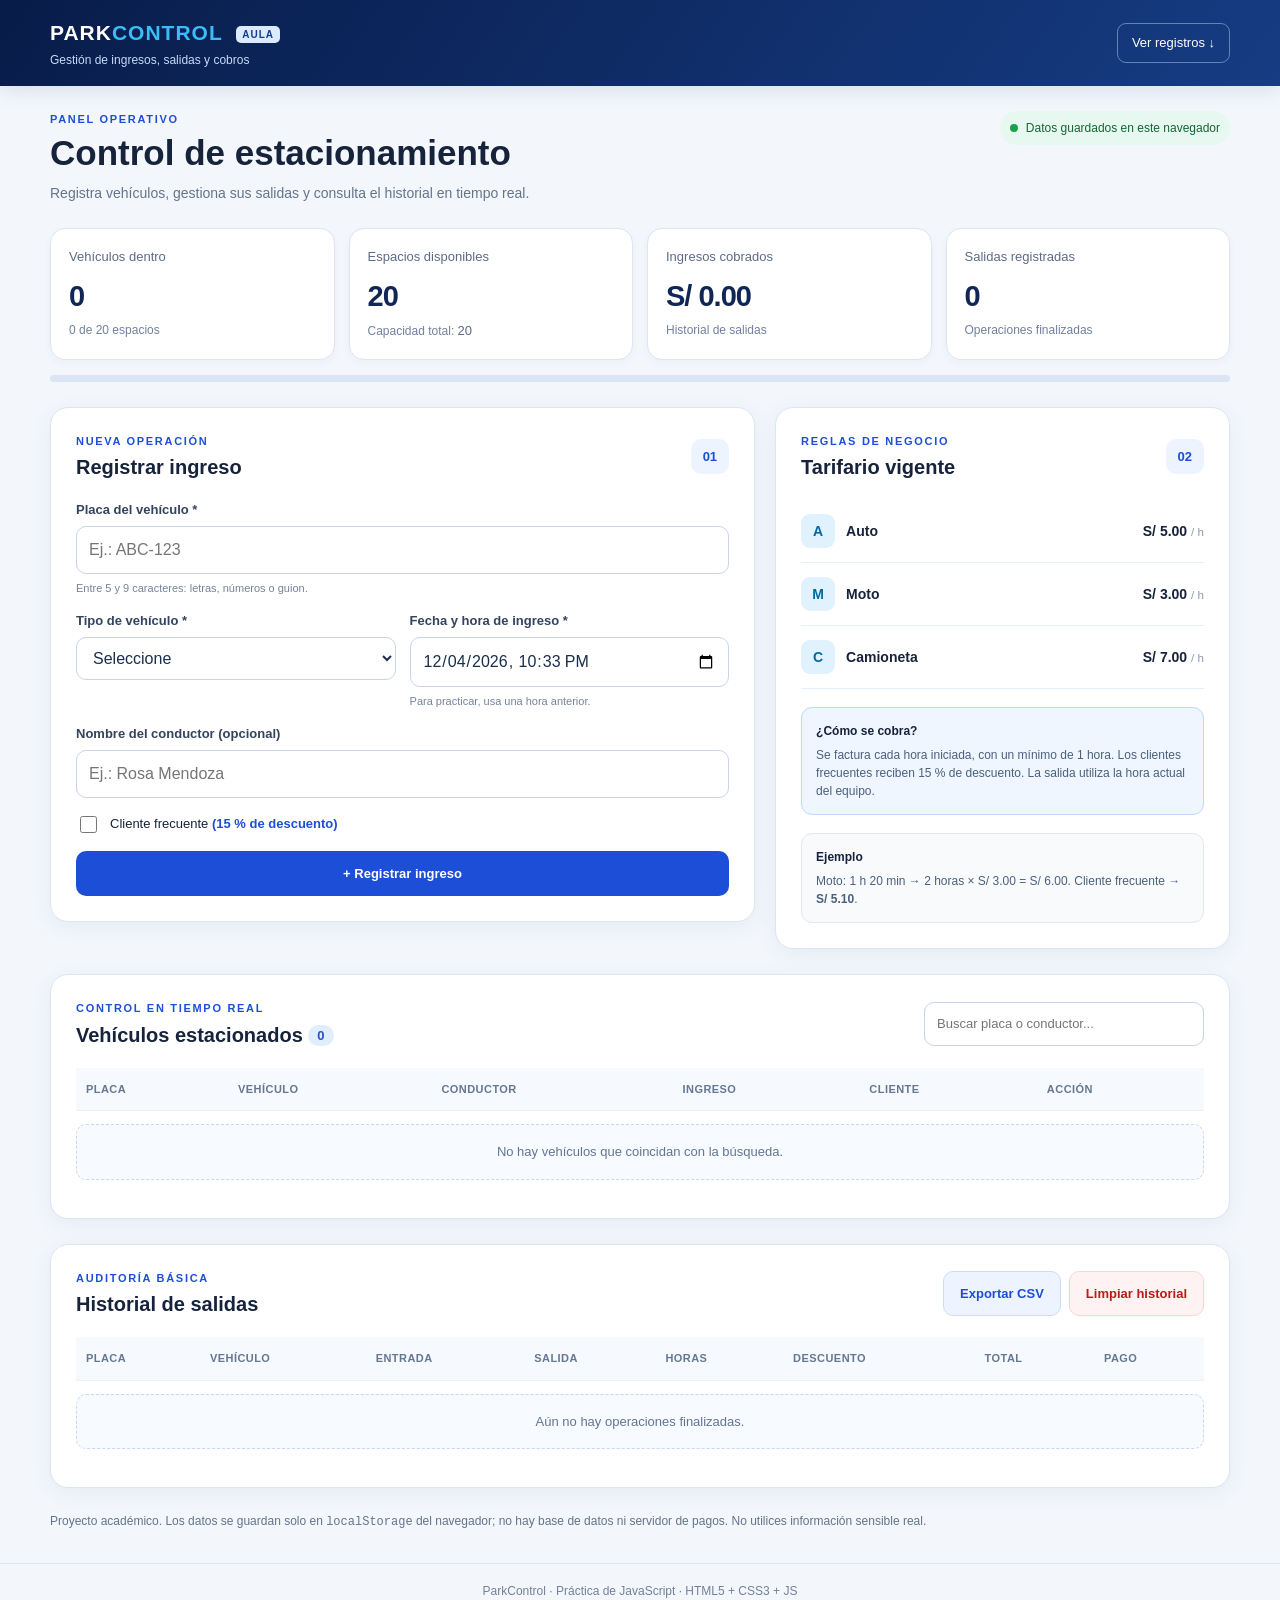
<file: Estacionamiento_Pro_Frontend/index.html>
<!DOCTYPE html>
<html lang="es">
<head>
  <meta charset="UTF-8">
  <meta name="viewport" content="width=device-width, initial-scale=1.0">
  <meta name="description" content="Sistema académico de control de estacionamiento desarrollado con HTML, CSS y JavaScript.">
  <title>ParkControl | Sistema de estacionamiento</title>
  <link rel="stylesheet" href="estilos.css">
  <script src="js/app.js" defer></script>
</head>
<body>
  <!-- PUNTO 1: ENCABEZADO Y NAVEGACIÓN -->
  <header class="cabecera">
    <div class="contenedor cabecera__contenido">
      <div>
        <p class="marca">PARK<span>CONTROL</span> <span class="marca__tag">AULA</span></p>
        <p class="cabecera__subtitulo">Gestión de ingresos, salidas y cobros</p>
      </div>
      <a class="enlace-cabecera" href="#registros">Ver registros <span aria-hidden="true">↓</span></a>
    </div>
  </header>

  <main class="contenedor">
    <!-- PUNTO 2: PANEL DE INDICADORES, CALCULADOS CON JS -->
    <section aria-labelledby="titulo-panel" class="seccion panel">
      <div class="seccion__encabezado">
        <div>
          <p class="eyebrow">PANEL OPERATIVO</p>
          <h1 id="titulo-panel">Control de estacionamiento</h1>
          <p class="texto-secundario">Registra vehículos, gestiona sus salidas y consulta el historial en tiempo real.</p>
        </div>
        <span class="estado"><span class="estado__punto"></span> Datos guardados en este navegador</span>
      </div>
      <div class="indicadores" aria-live="polite">
        <article class="indicador"><span>Vehículos dentro</span><strong id="kpiOcupados">0</strong><small id="ocupacionTexto">0 de 20 espacios</small></article>
        <article class="indicador"><span>Espacios disponibles</span><strong id="kpiLibres">20</strong><small>Capacidad total: <span id="kpiCapacidad">20</span></small></article>
        <article class="indicador"><span>Ingresos cobrados</span><strong id="kpiRecaudacion">S/ 0.00</strong><small>Historial de salidas</small></article>
        <article class="indicador"><span>Salidas registradas</span><strong id="kpiSalidas">0</strong><small>Operaciones finalizadas</small></article>
      </div>
      <div class="barra-ocupacion" role="progressbar" aria-label="Ocupación del estacionamiento" aria-valuemin="0" aria-valuemax="20" aria-valuenow="0" id="barraProgreso" ><div id="barraProgresoRelleno"></div></div>
    </section>

    <div class="columnas">
      <!-- PUNTO 3: FORMULARIO DE REGISTRO Y VALIDACIONES -->
      <section class="seccion tarjeta registro" aria-labelledby="titulo-registro">
        <div class="tarjeta__encabezado"><div><p class="eyebrow">NUEVA OPERACIÓN</p><h2 id="titulo-registro">Registrar ingreso</h2></div><span class="etiqueta">01</span></div>
        <form id="formIngreso" novalidate>
          <div class="campo">
            <label for="placa">Placa del vehículo *</label>
            <input id="placa" name="placa" type="text" maxlength="9" placeholder="Ej.: ABC-123" autocomplete="off" required aria-describedby="ayudaPlaca">
            <small id="ayudaPlaca">Entre 5 y 9 caracteres: letras, números o guion.</small>
          </div>
          <div class="fila-formulario">
            <div class="campo"><label for="tipo">Tipo de vehículo *</label><select id="tipo" name="tipo" required><option value="">Seleccione</option><option value="auto">Auto</option><option value="moto">Moto</option><option value="camioneta">Camioneta</option></select></div>
            <div class="campo"><label for="fechaIngreso">Fecha y hora de ingreso *</label><input id="fechaIngreso" name="fechaIngreso" type="datetime-local" required><small>Para practicar, usa una hora anterior.</small></div>
          </div>
          <div class="campo"><label for="conductor">Nombre del conductor (opcional)</label><input id="conductor" name="conductor" type="text" maxlength="60" placeholder="Ej.: Rosa Mendoza" autocomplete="name"></div>
          <label class="checkbox"><input id="frecuente" name="frecuente" type="checkbox"><span>Cliente frecuente <strong>(15 % de descuento)</strong></span></label>
          <div id="mensajeFormulario" class="mensaje" role="status" aria-live="polite" hidden></div>
          <button class="boton boton--primario" type="submit">+ Registrar ingreso</button>
        </form>
      </section>

      <!-- PUNTO 4: TARIFARIO Y REGLAS DEL NEGOCIO -->
      <aside class="seccion tarjeta tarifas" aria-labelledby="titulo-tarifas">
        <div class="tarjeta__encabezado"><div><p class="eyebrow">REGLAS DE NEGOCIO</p><h2 id="titulo-tarifas">Tarifario vigente</h2></div><span class="etiqueta">02</span></div>
        <div class="tarifa"><div><span class="tarifa__icono">A</span><strong>Auto</strong></div><strong>S/ 5.00 <small>/ h</small></strong></div>
        <div class="tarifa"><div><span class="tarifa__icono">M</span><strong>Moto</strong></div><strong>S/ 3.00 <small>/ h</small></strong></div>
        <div class="tarifa"><div><span class="tarifa__icono">C</span><strong>Camioneta</strong></div><strong>S/ 7.00 <small>/ h</small></strong></div>
        <div class="nota"><strong>¿Cómo se cobra?</strong><p>Se factura cada hora iniciada, con un mínimo de 1 hora. Los clientes frecuentes reciben 15 % de descuento. La salida utiliza la hora actual del equipo.</p></div>
        <div class="nota nota--clara"><strong>Ejemplo</strong><p>Moto: 1 h 20 min → 2 horas × S/ 3.00 = S/ 6.00. Cliente frecuente → <strong>S/ 5.10</strong>.</p></div>
      </aside>
    </div>

    <!-- PUNTO 5: TABLA DE VEHÍCULOS ACTIVOS Y BÚSQUEDA -->
    <section id="registros" class="seccion tarjeta" aria-labelledby="titulo-activos">
      <div class="tarjeta__encabezado tarjeta__encabezado--adaptable"><div><p class="eyebrow">CONTROL EN TIEMPO REAL</p><h2 id="titulo-activos">Vehículos estacionados <span class="contador" id="contadorActivos">0</span></h2></div><div class="busqueda"><label class="sr-only" for="buscarActivos">Buscar placa o conductor</label><input id="buscarActivos" type="search" placeholder="Buscar placa o conductor..."></div></div>
      <div class="tabla-responsive"><table><thead><tr><th>Placa</th><th>Vehículo</th><th>Conductor</th><th>Ingreso</th><th>Cliente</th><th>Acción</th></tr></thead><tbody id="tablaActivos"></tbody></table></div>
      <p class="vacio" id="vacioActivos" hidden>No hay vehículos que coincidan con la búsqueda.</p>
    </section>

    <!-- PUNTO 6: HISTORIAL DE SALIDAS Y EXPORTACIÓN CSV -->
    <section class="seccion tarjeta" aria-labelledby="titulo-historial">
      <div class="tarjeta__encabezado tarjeta__encabezado--adaptable"><div><p class="eyebrow">AUDITORÍA BÁSICA</p><h2 id="titulo-historial">Historial de salidas</h2></div><div class="acciones"><button id="btnExportar" class="boton boton--secundario" type="button">Exportar CSV</button><button id="btnLimpiarHistorial" class="boton boton--peligro" type="button">Limpiar historial</button></div></div>
      <div class="tabla-responsive"><table><thead><tr><th>Placa</th><th>Vehículo</th><th>Entrada</th><th>Salida</th><th>Horas</th><th>Descuento</th><th>Total</th><th>Pago</th></tr></thead><tbody id="tablaHistorial"></tbody></table></div>
      <p class="vacio" id="vacioHistorial" hidden>Aún no hay operaciones finalizadas.</p>
    </section>
    <p class="pie-informativo">Proyecto académico. Los datos se guardan solo en <code>localStorage</code> del navegador; no hay base de datos ni servidor de pagos. No utilices información sensible real.</p>
  </main>

  <!-- PUNTO 7: VENTANA MODAL PARA CONFIRMAR LA SALIDA Y COBRO -->
  <dialog id="modalSalida" class="modal" aria-labelledby="tituloModal">
    <form id="formSalida" method="dialog">
      <div class="modal__cabecera"><div><p class="eyebrow">CIERRE DE OPERACIÓN</p><h2 id="tituloModal">Registrar salida</h2></div><button type="button" id="btnCerrarModal" class="cerrar" aria-label="Cerrar ventana">×</button></div>
      <p id="descripcionModal" class="texto-secundario"></p>
      <dl class="resumen-cobro"><div><dt>Tiempo transcurrido</dt><dd id="cobroDuracion"></dd></div><div><dt>Horas facturables</dt><dd id="cobroHoras"></dd></div><div><dt>Subtotal</dt><dd id="cobroSubtotal"></dd></div><div><dt>Descuento</dt><dd id="cobroDescuento"></dd></div><div class="resumen-cobro__total"><dt>Total a cobrar</dt><dd id="cobroTotal"></dd></div></dl>
      <div class="campo"><label for="metodoPago">Método de pago *</label><select id="metodoPago" required><option value="">Seleccionar</option><option value="efectivo">Efectivo</option><option value="tarjeta">Tarjeta</option><option value="yape">Yape</option><option value="plin">Plin</option></select></div>
      <div class="modal__acciones"><button type="button" class="boton boton--secundario" id="btnCancelarSalida">Cancelar</button><button class="boton boton--primario" type="submit">Confirmar cobro y salida</button></div>
    </form>
  </dialog>
  <footer class="footer"><div class="contenedor">ParkControl · Práctica de JavaScript · HTML5 + CSS3 + JS</div></footer>
</body>
</html>
</file>
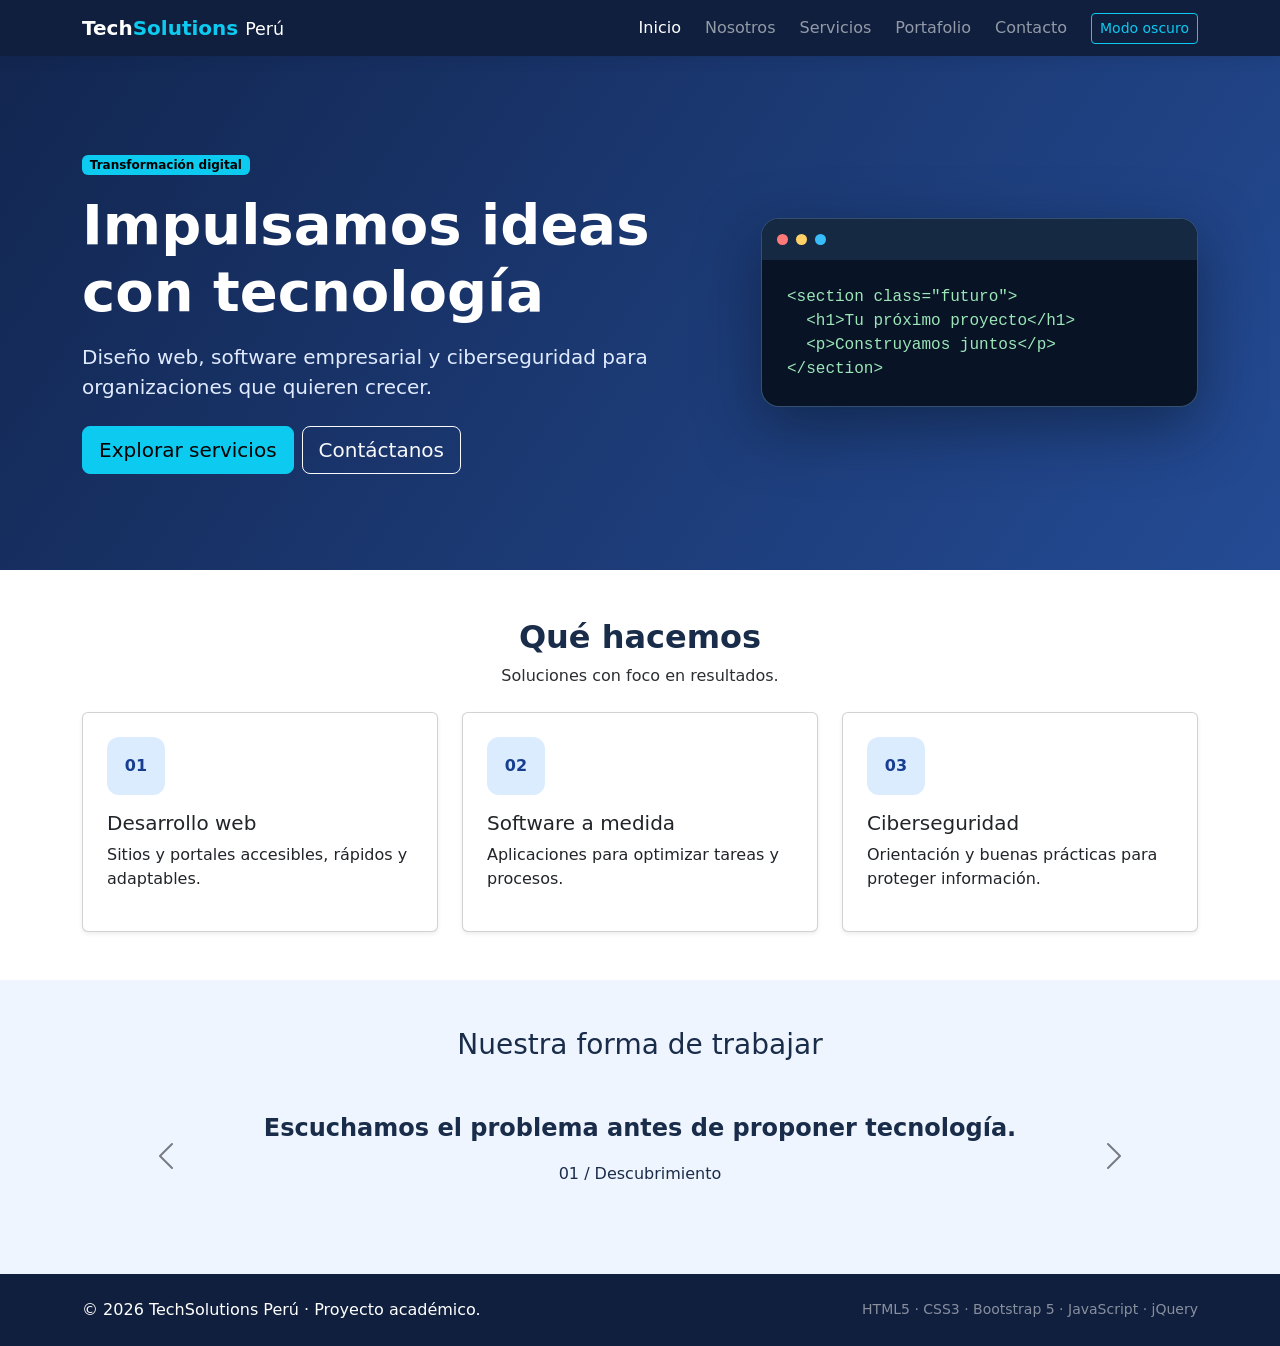
<file: TechSolutions_2_0/index.html>
<!DOCTYPE html>
<html lang="es">
<head>
  <meta charset="UTF-8">
  <meta name="viewport" content="width=device-width, initial-scale=1.0">
  <meta name="description" content="Proyecto educativo de sitio web multipágina modular con Bootstrap y jQuery.">
  <title>Inicio | TechSolutions Perú</title>
  <!-- Bootstrap 5: estilos; requiere Internet para este CDN. -->
  <link href="https://cdn.jsdelivr.net/npm/bootstrap@5.3.3/dist/css/bootstrap.min.css" rel="stylesheet">
  <!-- CSS propio: sobrescribe/personaliza los componentes Bootstrap. -->
  <link rel="stylesheet" href="./css/estilos.css">
  <link rel="stylesheet" href="./css/responsive.css">
</head>
<body class="d-flex flex-column min-vh-100" data-base="./" data-page="inicio">
  <!-- Los componentes se descargan desde /componentes/ con fetch(). -->
  <div id="componente-navbar"></div>
  <main class="flex-grow-1" id="contenido">

    <!-- 1. HERO: clases utilitarias y grid responsive de Bootstrap. -->
    <section class="hero py-5">
      <div class="container py-lg-5">
        <div class="row align-items-center g-5">
          <div class="col-lg-7">
            <span class="badge text-bg-info mb-3">Transformación digital</span>
            <h1 class="display-4 fw-bold">Impulsamos ideas con tecnología</h1>
            <p class="lead mt-3">Diseño web, software empresarial y ciberseguridad para organizaciones que quieren crecer.</p>
            <div class="d-flex flex-wrap gap-2 mt-4">
              <a class="btn btn-info btn-lg" href="paginas/servicios.html">Explorar servicios</a>
              <a class="btn btn-outline-light btn-lg" href="paginas/contacto.html">Contáctanos</a>
            </div>
          </div>
          <div class="col-lg-5">
            <div class="hero-illustration" aria-label="Representación visual de un editor de código">
              <div class="window-dots"><span></span><span></span><span></span></div>
              <pre class="mb-0"><code>&lt;section class="futuro"&gt;
  &lt;h1&gt;Tu próximo proyecto&lt;/h1&gt;
  &lt;p&gt;Construyamos juntos&lt;/p&gt;
&lt;/section&gt;</code></pre>
            </div>
          </div>
        </div>
      </div>
    </section>
    <!-- 2. SERVICIOS: tarjetas y columnas Bootstrap. -->
    <section class="container py-5">
      <div class="text-center mb-4"><h2 class="fw-bold">Qué hacemos</h2><p class="text-secondary-emphasis">Soluciones con foco en resultados.</p></div>
      <div class="row g-4">
        <div class="col-md-4"><article class="card h-100 shadow-sm feature-card"><div class="card-body p-4"><span class="feature-icon">01</span><h3 class="h5 mt-3">Desarrollo web</h3><p>Sitios y portales accesibles, rápidos y adaptables.</p></div></article></div>
        <div class="col-md-4"><article class="card h-100 shadow-sm feature-card"><div class="card-body p-4"><span class="feature-icon">02</span><h3 class="h5 mt-3">Software a medida</h3><p>Aplicaciones para optimizar tareas y procesos.</p></div></article></div>
        <div class="col-md-4"><article class="card h-100 shadow-sm feature-card"><div class="card-body p-4"><span class="feature-icon">03</span><h3 class="h5 mt-3">Ciberseguridad</h3><p>Orientación y buenas prácticas para proteger información.</p></div></article></div>
      </div>
    </section>
    <!-- 3. COMPONENTE BOOTSTRAP: carrusel de mensajes, sin datos reales de clientes. -->
    <section class="section-soft py-5">
      <div class="container"><h2 class="text-center h3 mb-4">Nuestra forma de trabajar</h2>
        <div id="carruselValores" class="carousel slide" data-bs-ride="carousel">
          <div class="carousel-inner text-center p-4">
            <div class="carousel-item active"><p class="fs-4 fw-semibold">Escuchamos el problema antes de proponer tecnología.</p><p>01 / Descubrimiento</p></div>
            <div class="carousel-item"><p class="fs-4 fw-semibold">Diseñamos interfaces claras y fáciles de usar.</p><p>02 / Experiencia</p></div>
            <div class="carousel-item"><p class="fs-4 fw-semibold">Mejoramos con pruebas y retroalimentación.</p><p>03 / Iteración</p></div>
          </div>
          <button class="carousel-control-prev" type="button" data-bs-target="#carruselValores" data-bs-slide="prev"><span class="carousel-control-prev-icon" aria-hidden="true"></span><span class="visually-hidden">Anterior</span></button>
          <button class="carousel-control-next" type="button" data-bs-target="#carruselValores" data-bs-slide="next"><span class="carousel-control-next-icon" aria-hidden="true"></span><span class="visually-hidden">Siguiente</span></button>
        </div>
      </div>
    </section>

  </main>
  <div id="componente-footer"></div>
  <!-- jQuery permite manipular el DOM y escuchar eventos. -->
  <script src="https://code.jquery.com/jquery-3.7.1.min.js"></script>
  <!-- Bootstrap JS (incluye Popper): navbar, carousel y modal. -->
  <script src="https://cdn.jsdelivr.net/npm/bootstrap@5.3.3/dist/js/bootstrap.bundle.min.js"></script>
  <!-- Código compartido: carga navbar/footer mediante fetch(). -->
  <script src="./js/componentes.js"></script>
  
</body>
</html>
</file>
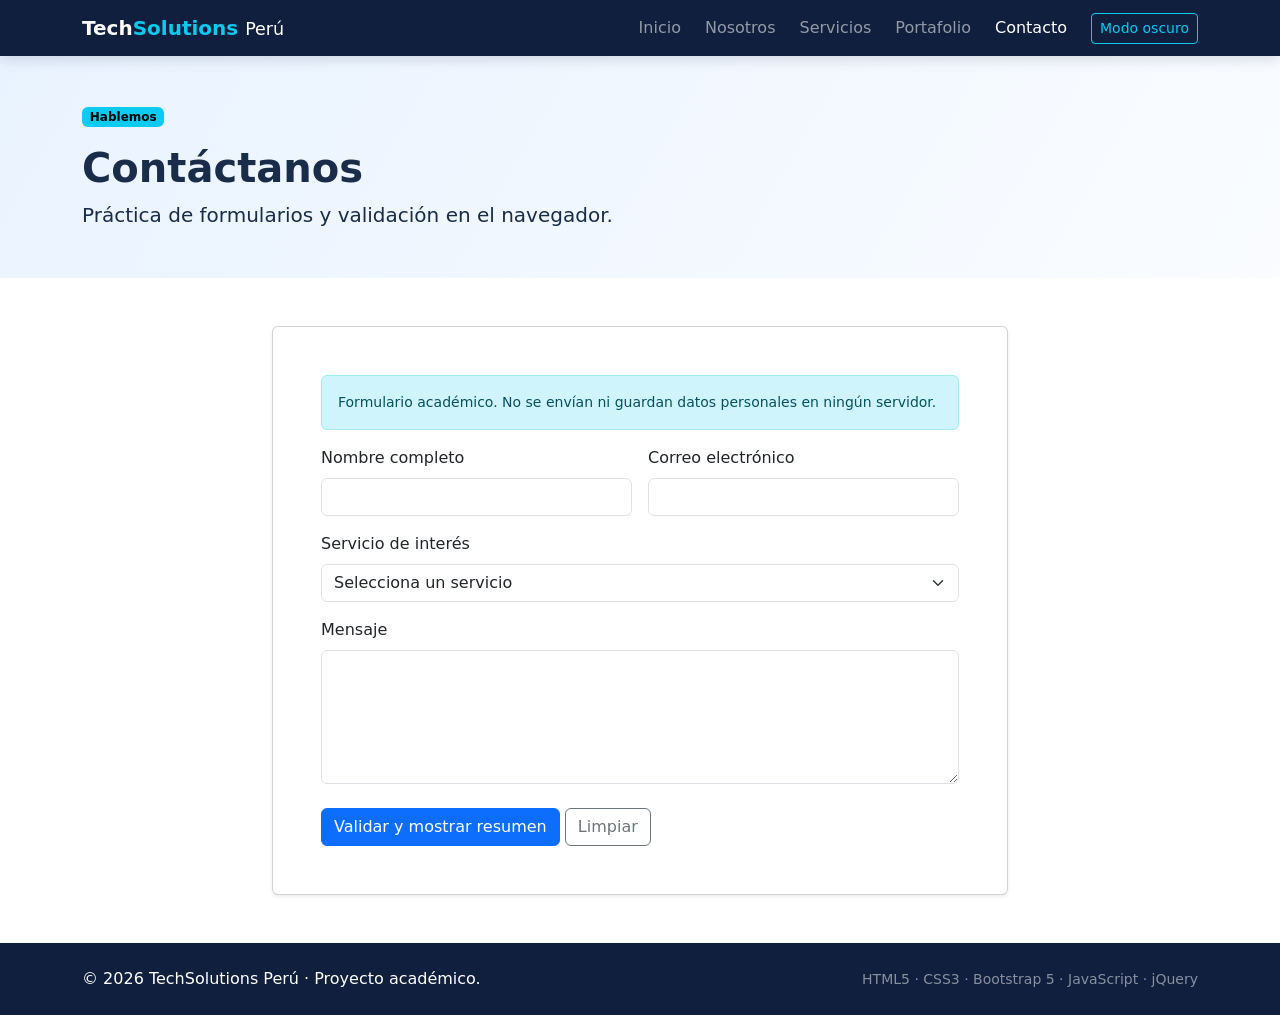
<file: TechSolutions_2_0/paginas/contacto.html>
<!DOCTYPE html>
<html lang="es">
<head>
  <meta charset="UTF-8">
  <meta name="viewport" content="width=device-width, initial-scale=1.0">
  <meta name="description" content="Proyecto educativo de sitio web multipágina modular con Bootstrap y jQuery.">
  <title>Contacto | TechSolutions Perú</title>
  <!-- Bootstrap 5: estilos; requiere Internet para este CDN. -->
  <link href="https://cdn.jsdelivr.net/npm/bootstrap@5.3.3/dist/css/bootstrap.min.css" rel="stylesheet">
  <!-- CSS propio: sobrescribe/personaliza los componentes Bootstrap. -->
  <link rel="stylesheet" href="../css/estilos.css">
  <link rel="stylesheet" href="../css/responsive.css">
</head>
<body class="d-flex flex-column min-vh-100" data-base="../" data-page="contacto">
  <!-- Los componentes se descargan desde /componentes/ con fetch(). -->
  <div id="componente-navbar"></div>
  <main class="flex-grow-1" id="contenido">

    <section class="page-heading py-5"><div class="container"><span class="badge text-bg-info">Hablemos</span><h1 class="fw-bold mt-3">Contáctanos</h1><p class="lead mb-0">Práctica de formularios y validación en el navegador.</p></div></section>
    <section class="container py-5"><div class="row justify-content-center"><div class="col-lg-8">
      <div class="card shadow-sm"><div class="card-body p-4 p-md-5">
        <p class="alert alert-info small" role="note">Formulario académico. No se envían ni guardan datos personales en ningún servidor.</p>
        <form id="formContacto" novalidate>
          <div class="row g-3">
            <div class="col-md-6"><label for="nombre" class="form-label">Nombre completo</label><input class="form-control" id="nombre" name="nombre" type="text" minlength="3" maxlength="80" required><div class="invalid-feedback">Ingresa al menos tres caracteres.</div></div>
            <div class="col-md-6"><label for="correo" class="form-label">Correo electrónico</label><input class="form-control" id="correo" name="correo" type="email" required><div class="invalid-feedback">Ingresa un correo válido.</div></div>
            <div class="col-12"><label for="servicio" class="form-label">Servicio de interés</label><select class="form-select" id="servicio" name="servicio" required><option value="">Selecciona un servicio</option><option value="Desarrollo web">Desarrollo web</option><option value="Consultoría">Consultoría</option><option value="Ciberseguridad">Ciberseguridad</option></select><div class="invalid-feedback">Selecciona una opción.</div></div>
            <div class="col-12"><label for="mensaje" class="form-label">Mensaje</label><textarea class="form-control" id="mensaje" name="mensaje" rows="5" minlength="10" required></textarea><div class="invalid-feedback">Escribe al menos 10 caracteres.</div></div>
          </div>
          <button class="btn btn-primary mt-4" type="submit">Validar y mostrar resumen</button>
          <button class="btn btn-outline-secondary mt-4" type="reset">Limpiar</button>
        </form>
        <div id="resultadoContacto" class="alert alert-success mt-4 d-none" role="status" aria-live="polite"></div>
      </div></div>
    </div></div></section>

  </main>
  <div id="componente-footer"></div>
  <!-- jQuery permite manipular el DOM y escuchar eventos. -->
  <script src="https://code.jquery.com/jquery-3.7.1.min.js"></script>
  <!-- Bootstrap JS (incluye Popper): navbar, carousel y modal. -->
  <script src="https://cdn.jsdelivr.net/npm/bootstrap@5.3.3/dist/js/bootstrap.bundle.min.js"></script>
  <!-- Código compartido: carga navbar/footer mediante fetch(). -->
  <script src="../js/componentes.js"></script>
  <script src="../js/contacto.js"></script>
</body>
</html>
</file>
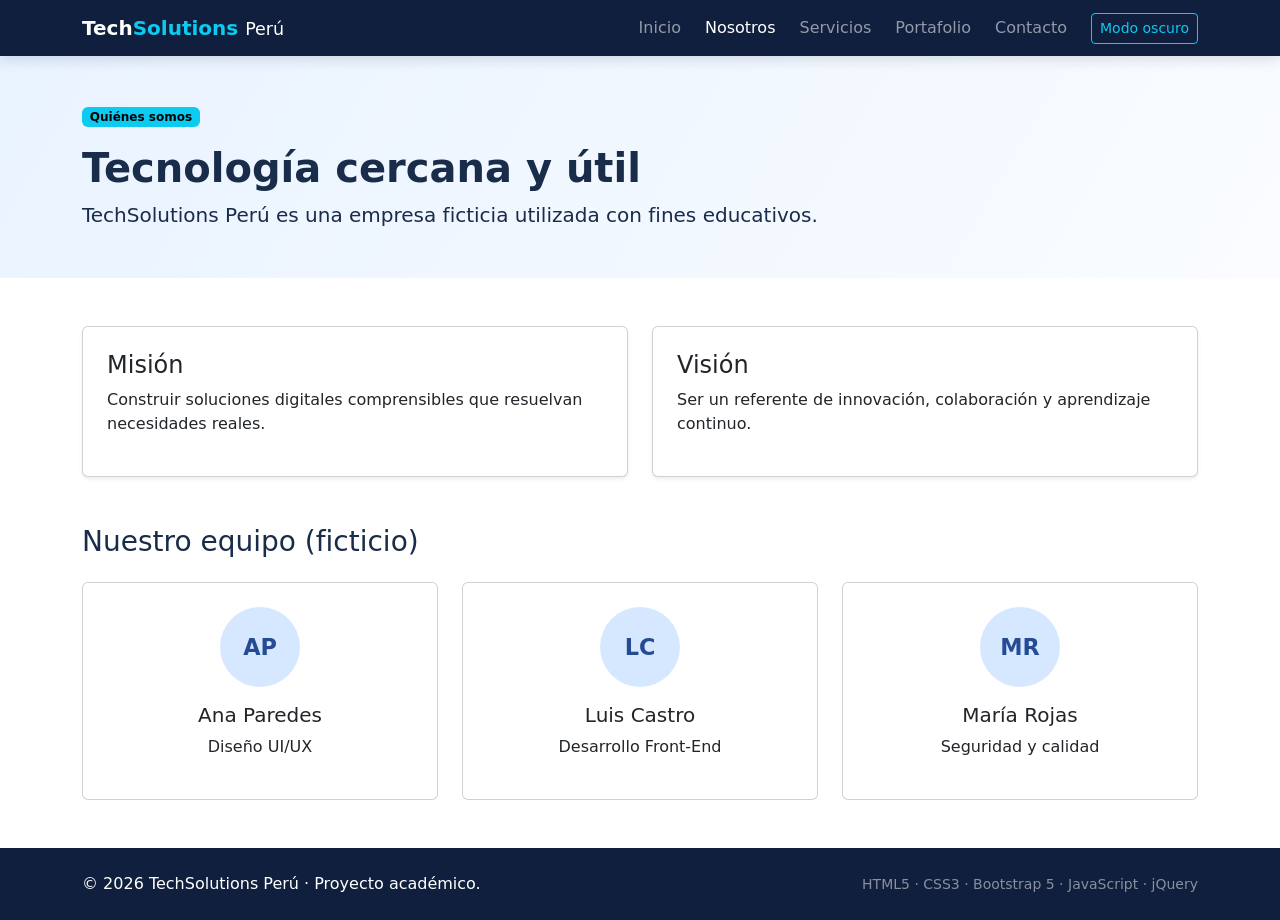
<file: TechSolutions_2_0/paginas/nosotros.html>
<!DOCTYPE html>
<html lang="es">
<head>
  <meta charset="UTF-8">
  <meta name="viewport" content="width=device-width, initial-scale=1.0">
  <meta name="description" content="Proyecto educativo de sitio web multipágina modular con Bootstrap y jQuery.">
  <title>Nosotros | TechSolutions Perú</title>
  <!-- Bootstrap 5: estilos; requiere Internet para este CDN. -->
  <link href="https://cdn.jsdelivr.net/npm/bootstrap@5.3.3/dist/css/bootstrap.min.css" rel="stylesheet">
  <!-- CSS propio: sobrescribe/personaliza los componentes Bootstrap. -->
  <link rel="stylesheet" href="../css/estilos.css">
  <link rel="stylesheet" href="../css/responsive.css">
</head>
<body class="d-flex flex-column min-vh-100" data-base="../" data-page="nosotros">
  <!-- Los componentes se descargan desde /componentes/ con fetch(). -->
  <div id="componente-navbar"></div>
  <main class="flex-grow-1" id="contenido">

    <section class="page-heading py-5"><div class="container"><span class="badge text-bg-info">Quiénes somos</span><h1 class="fw-bold mt-3">Tecnología cercana y útil</h1><p class="lead mb-0">TechSolutions Perú es una empresa ficticia utilizada con fines educativos.</p></div></section>
    <section class="container py-5"><div class="row g-4">
      <div class="col-lg-6"><article class="card h-100 shadow-sm"><div class="card-body p-4"><h2 class="h4">Misión</h2><p>Construir soluciones digitales comprensibles que resuelvan necesidades reales.</p></div></article></div>
      <div class="col-lg-6"><article class="card h-100 shadow-sm"><div class="card-body p-4"><h2 class="h4">Visión</h2><p>Ser un referente de innovación, colaboración y aprendizaje continuo.</p></div></article></div>
    </div></section>
    <section class="container pb-5"><h2 class="h3 mb-4">Nuestro equipo (ficticio)</h2><div class="row g-4">
      <div class="col-md-4"><div class="card text-center h-100"><div class="card-body p-4"><div class="avatar mb-3 mx-auto">AP</div><h3 class="h5">Ana Paredes</h3><p>Diseño UI/UX</p></div></div></div>
      <div class="col-md-4"><div class="card text-center h-100"><div class="card-body p-4"><div class="avatar mb-3 mx-auto">LC</div><h3 class="h5">Luis Castro</h3><p>Desarrollo Front-End</p></div></div></div>
      <div class="col-md-4"><div class="card text-center h-100"><div class="card-body p-4"><div class="avatar mb-3 mx-auto">MR</div><h3 class="h5">María Rojas</h3><p>Seguridad y calidad</p></div></div></div>
    </div></section>

  </main>
  <div id="componente-footer"></div>
  <!-- jQuery permite manipular el DOM y escuchar eventos. -->
  <script src="https://code.jquery.com/jquery-3.7.1.min.js"></script>
  <!-- Bootstrap JS (incluye Popper): navbar, carousel y modal. -->
  <script src="https://cdn.jsdelivr.net/npm/bootstrap@5.3.3/dist/js/bootstrap.bundle.min.js"></script>
  <!-- Código compartido: carga navbar/footer mediante fetch(). -->
  <script src="../js/componentes.js"></script>
  
</body>
</html>
</file>
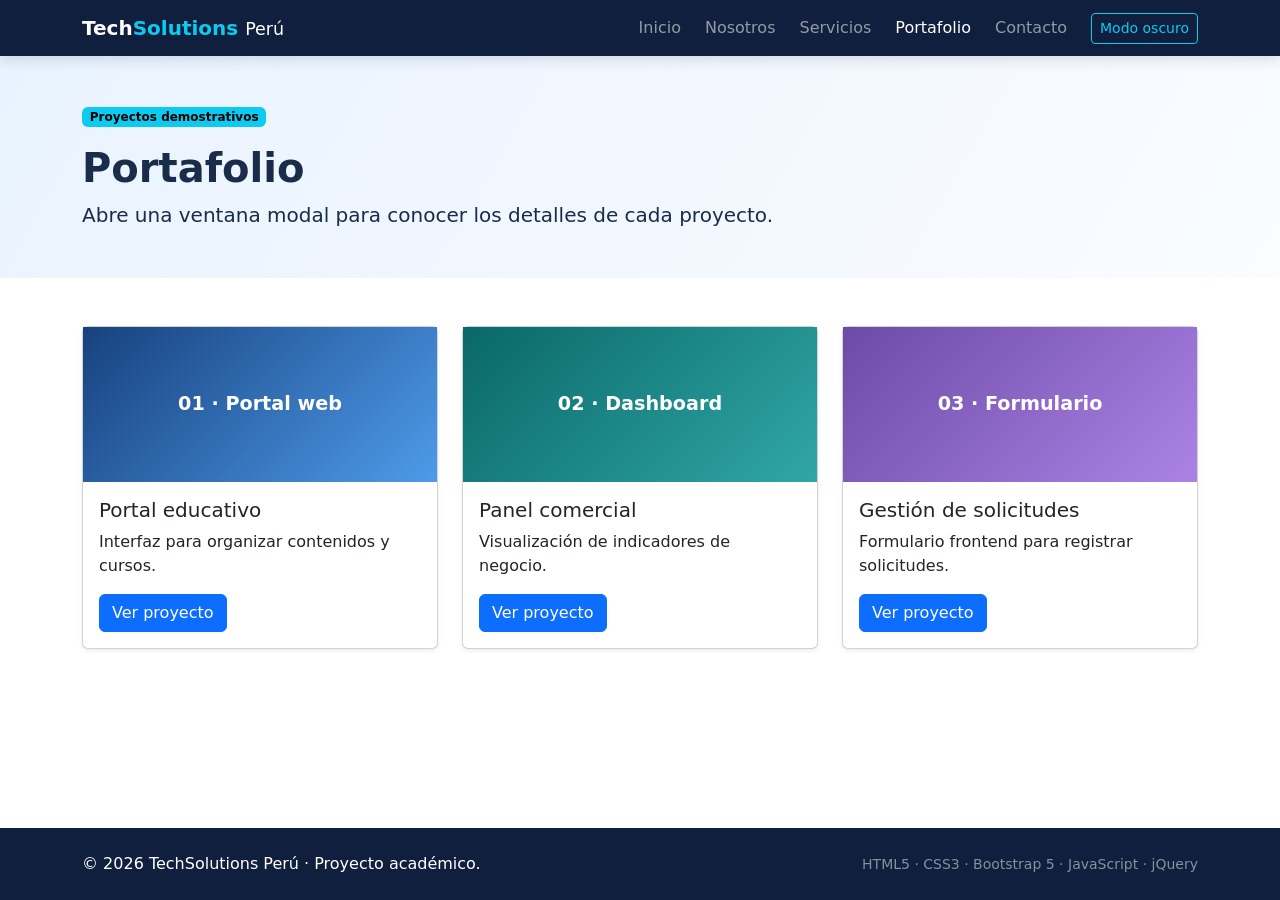
<file: TechSolutions_2_0/paginas/portafolio.html>
<!DOCTYPE html>
<html lang="es">
<head>
  <meta charset="UTF-8">
  <meta name="viewport" content="width=device-width, initial-scale=1.0">
  <meta name="description" content="Proyecto educativo de sitio web multipágina modular con Bootstrap y jQuery.">
  <title>Portafolio | TechSolutions Perú</title>
  <!-- Bootstrap 5: estilos; requiere Internet para este CDN. -->
  <link href="https://cdn.jsdelivr.net/npm/bootstrap@5.3.3/dist/css/bootstrap.min.css" rel="stylesheet">
  <!-- CSS propio: sobrescribe/personaliza los componentes Bootstrap. -->
  <link rel="stylesheet" href="../css/estilos.css">
  <link rel="stylesheet" href="../css/responsive.css">
</head>
<body class="d-flex flex-column min-vh-100" data-base="../" data-page="portafolio">
  <!-- Los componentes se descargan desde /componentes/ con fetch(). -->
  <div id="componente-navbar"></div>
  <main class="flex-grow-1" id="contenido">

    <section class="page-heading py-5"><div class="container"><span class="badge text-bg-info">Proyectos demostrativos</span><h1 class="fw-bold mt-3">Portafolio</h1><p class="lead mb-0">Abre una ventana modal para conocer los detalles de cada proyecto.</p></div></section>
    <section class="container py-5"><div class="row g-4">
      <div class="col-md-4"><article class="card h-100 shadow-sm"><div class="project-visual">01 · Portal web</div><div class="card-body"><h2 class="h5">Portal educativo</h2><p>Interfaz para organizar contenidos y cursos.</p><button class="btn btn-primary btn-detalle" data-titulo="Portal educativo" data-descripcion="Maqueta académica con navegación multipágina y componentes reutilizables." type="button">Ver proyecto</button></div></article></div>
      <div class="col-md-4"><article class="card h-100 shadow-sm"><div class="project-visual project-visual-alt">02 · Dashboard</div><div class="card-body"><h2 class="h5">Panel comercial</h2><p>Visualización de indicadores de negocio.</p><button class="btn btn-primary btn-detalle" data-titulo="Panel comercial" data-descripcion="Caso educativo de diseño de un panel con tarjetas y distribución responsive." type="button">Ver proyecto</button></div></article></div>
      <div class="col-md-4"><article class="card h-100 shadow-sm"><div class="project-visual project-visual-third">03 · Formulario</div><div class="card-body"><h2 class="h5">Gestión de solicitudes</h2><p>Formulario frontend para registrar solicitudes.</p><button class="btn btn-primary btn-detalle" data-titulo="Gestión de solicitudes" data-descripcion="Prototipo con validación local, eventos y retroalimentación al usuario." type="button">Ver proyecto</button></div></article></div>
    </div></section>
    <!-- Modal Bootstrap: se reutiliza para todas las tarjetas. -->
    <div class="modal fade" id="modalProyecto" tabindex="-1" aria-labelledby="modalProyectoTitulo" aria-hidden="true">
      <div class="modal-dialog modal-dialog-centered"><div class="modal-content"><div class="modal-header"><h2 class="modal-title fs-5" id="modalProyectoTitulo">Detalle del proyecto</h2><button type="button" class="btn-close" data-bs-dismiss="modal" aria-label="Cerrar"></button></div><div class="modal-body"><p id="modalProyectoDescripcion"></p></div><div class="modal-footer"><button type="button" class="btn btn-secondary" data-bs-dismiss="modal">Cerrar</button></div></div></div>
    </div>

  </main>
  <div id="componente-footer"></div>
  <!-- jQuery permite manipular el DOM y escuchar eventos. -->
  <script src="https://code.jquery.com/jquery-3.7.1.min.js"></script>
  <!-- Bootstrap JS (incluye Popper): navbar, carousel y modal. -->
  <script src="https://cdn.jsdelivr.net/npm/bootstrap@5.3.3/dist/js/bootstrap.bundle.min.js"></script>
  <!-- Código compartido: carga navbar/footer mediante fetch(). -->
  <script src="../js/componentes.js"></script>
  <script src="../js/portafolio.js"></script>
</body>
</html>
</file>
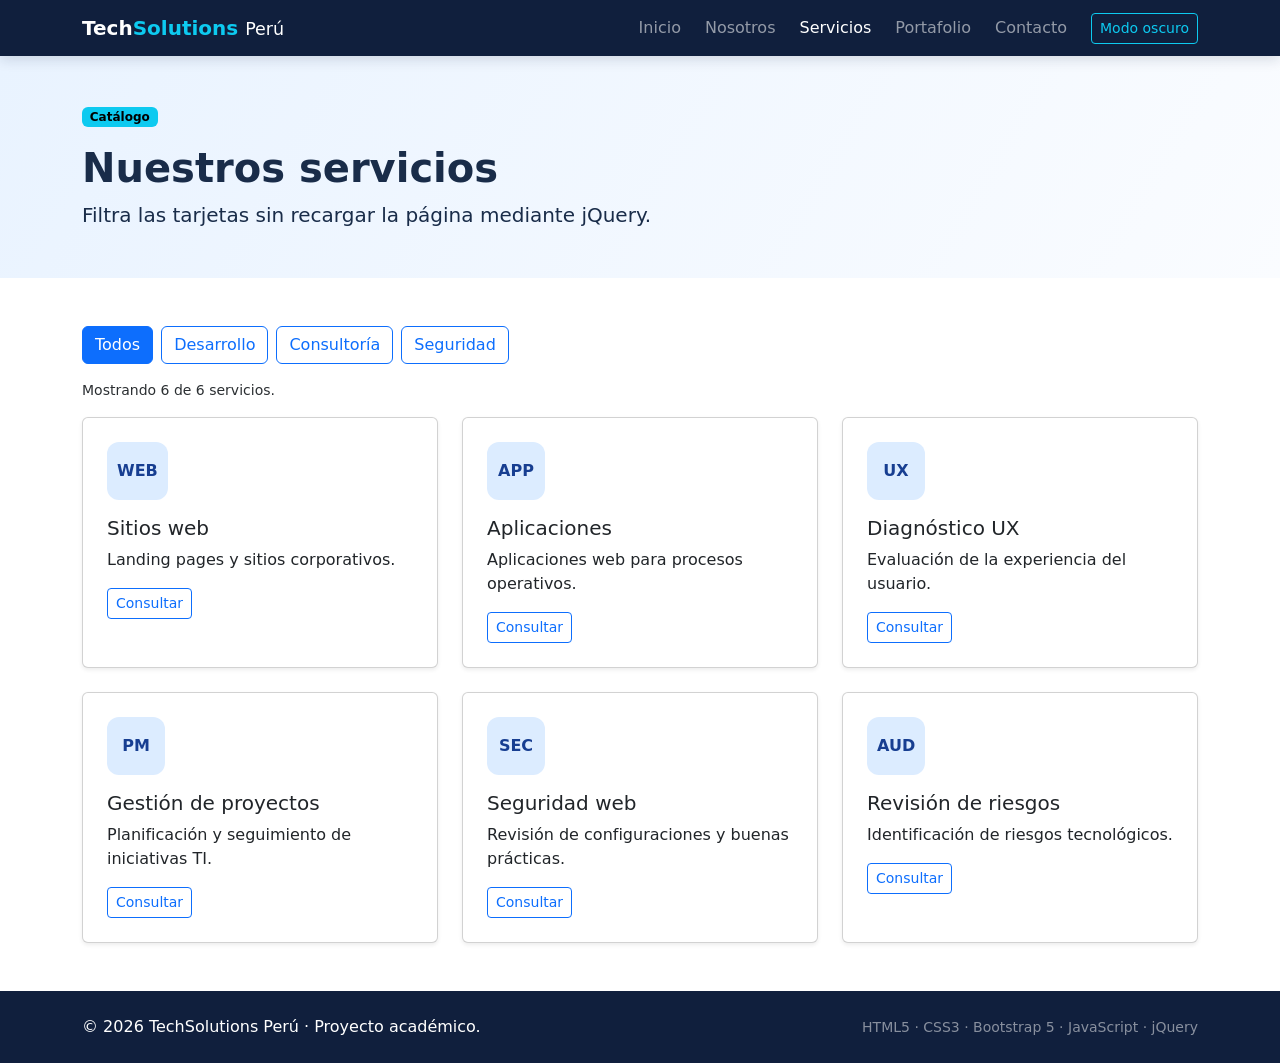
<file: TechSolutions_2_0/paginas/servicios.html>
<!DOCTYPE html>
<html lang="es">
<head>
  <meta charset="UTF-8">
  <meta name="viewport" content="width=device-width, initial-scale=1.0">
  <meta name="description" content="Proyecto educativo de sitio web multipágina modular con Bootstrap y jQuery.">
  <title>Servicios | TechSolutions Perú</title>
  <!-- Bootstrap 5: estilos; requiere Internet para este CDN. -->
  <link href="https://cdn.jsdelivr.net/npm/bootstrap@5.3.3/dist/css/bootstrap.min.css" rel="stylesheet">
  <!-- CSS propio: sobrescribe/personaliza los componentes Bootstrap. -->
  <link rel="stylesheet" href="../css/estilos.css">
  <link rel="stylesheet" href="../css/responsive.css">
</head>
<body class="d-flex flex-column min-vh-100" data-base="../" data-page="servicios">
  <!-- Los componentes se descargan desde /componentes/ con fetch(). -->
  <div id="componente-navbar"></div>
  <main class="flex-grow-1" id="contenido">

    <section class="page-heading py-5"><div class="container"><span class="badge text-bg-info">Catálogo</span><h1 class="fw-bold mt-3">Nuestros servicios</h1><p class="lead mb-0">Filtra las tarjetas sin recargar la página mediante jQuery.</p></div></section>
    <section class="container py-5">
      <!-- jQuery: los botones tienen data-filtro y cada tarjeta data-categoria. -->
      <div class="d-flex gap-2 flex-wrap mb-3" role="group" aria-label="Filtrar servicios">
        <button type="button" class="btn btn-primary filtro activo" data-filtro="todos" aria-pressed="true">Todos</button>
        <button type="button" class="btn btn-outline-primary filtro" data-filtro="desarrollo" aria-pressed="false">Desarrollo</button>
        <button type="button" class="btn btn-outline-primary filtro" data-filtro="consultoria" aria-pressed="false">Consultoría</button>
        <button type="button" class="btn btn-outline-primary filtro" data-filtro="seguridad" aria-pressed="false">Seguridad</button>
      </div>
      <p class="small text-secondary-emphasis" id="contadorServicios" aria-live="polite"></p>
      <div class="row g-4" id="listaServicios">
        <div class="col-md-6 col-lg-4 servicio" data-categoria="desarrollo"><article class="card h-100 shadow-sm"><div class="card-body p-4"><span class="feature-icon">WEB</span><h2 class="h5 mt-3">Sitios web</h2><p>Landing pages y sitios corporativos.</p><a href="contacto.html" class="btn btn-sm btn-outline-primary">Consultar</a></div></article></div>
        <div class="col-md-6 col-lg-4 servicio" data-categoria="desarrollo"><article class="card h-100 shadow-sm"><div class="card-body p-4"><span class="feature-icon">APP</span><h2 class="h5 mt-3">Aplicaciones</h2><p>Aplicaciones web para procesos operativos.</p><a href="contacto.html" class="btn btn-sm btn-outline-primary">Consultar</a></div></article></div>
        <div class="col-md-6 col-lg-4 servicio" data-categoria="consultoria"><article class="card h-100 shadow-sm"><div class="card-body p-4"><span class="feature-icon">UX</span><h2 class="h5 mt-3">Diagnóstico UX</h2><p>Evaluación de la experiencia del usuario.</p><a href="contacto.html" class="btn btn-sm btn-outline-primary">Consultar</a></div></article></div>
        <div class="col-md-6 col-lg-4 servicio" data-categoria="consultoria"><article class="card h-100 shadow-sm"><div class="card-body p-4"><span class="feature-icon">PM</span><h2 class="h5 mt-3">Gestión de proyectos</h2><p>Planificación y seguimiento de iniciativas TI.</p><a href="contacto.html" class="btn btn-sm btn-outline-primary">Consultar</a></div></article></div>
        <div class="col-md-6 col-lg-4 servicio" data-categoria="seguridad"><article class="card h-100 shadow-sm"><div class="card-body p-4"><span class="feature-icon">SEC</span><h2 class="h5 mt-3">Seguridad web</h2><p>Revisión de configuraciones y buenas prácticas.</p><a href="contacto.html" class="btn btn-sm btn-outline-primary">Consultar</a></div></article></div>
        <div class="col-md-6 col-lg-4 servicio" data-categoria="seguridad"><article class="card h-100 shadow-sm"><div class="card-body p-4"><span class="feature-icon">AUD</span><h2 class="h5 mt-3">Revisión de riesgos</h2><p>Identificación de riesgos tecnológicos.</p><a href="contacto.html" class="btn btn-sm btn-outline-primary">Consultar</a></div></article></div>
      </div>
    </section>

  </main>
  <div id="componente-footer"></div>
  <!-- jQuery permite manipular el DOM y escuchar eventos. -->
  <script src="https://code.jquery.com/jquery-3.7.1.min.js"></script>
  <!-- Bootstrap JS (incluye Popper): navbar, carousel y modal. -->
  <script src="https://cdn.jsdelivr.net/npm/bootstrap@5.3.3/dist/js/bootstrap.bundle.min.js"></script>
  <!-- Código compartido: carga navbar/footer mediante fetch(). -->
  <script src="../js/componentes.js"></script>
  <script src="../js/servicios.js"></script>
</body>
</html>
</file>
<file: Estacionamiento_Pro_Frontend/estilos.css>
/* 1. ESTILOS GLOBALES Y BOX MODEL */
:root { --azul:#1d4ed8; --azul-oscuro:#0f172a; --celeste:#0ea5e9; --texto:#17223b; --muted:#64748b; --borde:#dce5f1; --fondo:#f3f7fc; --blanco:#fff; }
* { box-sizing: border-box; }
body { margin:0; font-family:Inter,"Segoe UI",Arial,sans-serif; background:var(--fondo); color:var(--texto); line-height:1.5; }
button,input,select { font:inherit; }
button { cursor:pointer; }
a { color:inherit; text-decoration:none; }
.contenedor { width:min(1180px,calc(100% - 36px)); margin-inline:auto; }
.sr-only { position:absolute; width:1px; height:1px; padding:0; margin:-1px; overflow:hidden; clip:rect(0,0,0,0); white-space:nowrap; border:0; }
/* 2. CABECERA */
.cabecera { background:linear-gradient(125deg,#081c49,#163c83); color:#fff; padding:17px 0; box-shadow:0 4px 20px #0e30701f; }
.cabecera__contenido { display:flex; align-items:center; justify-content:space-between; gap:16px; }
.marca { margin:0; font-size:21px; font-weight:900; letter-spacing:1px; }
.marca span:first-child { color:#38bdf8; }
.marca__tag { font-size:10px; background:#dbeafe; color:#143d8c; border-radius:5px; padding:3px 6px; vertical-align:middle; margin-left:7px; }
.cabecera__subtitulo { margin:2px 0 0; font-size:12px; color:#c7daf8; }
.enlace-cabecera { border:1px solid #6484b7; padding:9px 14px; border-radius:9px; font-size:13px; }
.enlace-cabecera:hover { background:#ffffff22; }
/* 3. INDICADORES */
.seccion { margin-top:25px; }
.seccion__encabezado { display:flex; justify-content:space-between; align-items:flex-start; gap:20px; }
.eyebrow { color:var(--azul); font-size:11px; font-weight:800; letter-spacing:1.7px; margin:0 0 5px; }
h1,h2,p { overflow-wrap:anywhere; }
h1 { font-size:clamp(25px,3vw,35px); line-height:1.2; margin:0 0 9px; }
h2 { font-size:20px; margin:0; line-height:1.3; }
.texto-secundario { color:var(--muted); margin:0; font-size:14px; }
.estado { display:inline-flex; align-items:center; gap:8px; padding:8px 10px; background:#e7f8f0; color:#166534; border-radius:999px; font-size:12px; white-space:nowrap; }
.estado__punto { width:8px; height:8px; border-radius:50%; background:#16a34a; }
.indicadores { display:grid; grid-template-columns:repeat(4,minmax(0,1fr)); gap:14px; margin-top:24px; }
.indicador { background:#fff; border:1px solid var(--borde); border-radius:15px; padding:18px; box-shadow:0 3px 9px #1d3b6b09; display:flex; flex-direction:column; }
.indicador span { color:#5d6b86; font-size:13px; }
.indicador strong { font-size:29px; letter-spacing:-1px; margin:8px 0 3px; color:#102756; }
.indicador small { font-size:12px; color:#71819e; }
.barra-ocupacion { background:#dbe5f3; height:7px; border-radius:99px; margin-top:15px; overflow:hidden; }
.barra-ocupacion > div { width:0; height:100%; background:linear-gradient(90deg,#0ea5e9,#2563eb); transition:width .35s ease; }
/* 4. TARJETAS Y FORMULARIO */
.columnas { display:grid; grid-template-columns:minmax(0,1.55fr) minmax(285px,1fr); align-items:start; gap:20px; }
.tarjeta { background:#fff; border:1px solid var(--borde); box-shadow:0 5px 22px #173b6810; border-radius:18px; padding:25px; }
.tarjeta__encabezado { display:flex; justify-content:space-between; align-items:center; gap:15px; margin-bottom:20px; }
.etiqueta { font-size:13px; font-weight:800; background:#edf4ff; color:#1d4ed8; padding:8px 12px; border-radius:10px; }
#formIngreso { display:flex; flex-direction:column; gap:15px; }
.campo { display:flex; flex-direction:column; min-width:0; gap:6px; }
.campo label { font-size:13px; font-weight:700; color:#34435e; }
.campo input,.campo select,.busqueda input { width:100%; border:1px solid #c9d5e7; border-radius:10px; background:#fff; color:#1a2f4e; padding:11px 12px; outline-offset:2px; }
.campo input:focus,.campo select:focus,.busqueda input:focus { border-color:var(--azul); outline:2px solid #cfe3ff; }
.campo small { font-size:11px; color:#75839b; }
.fila-formulario { display:grid; grid-template-columns:1fr 1fr; gap:14px; }
.checkbox { display:flex; gap:10px; align-items:center; font-size:13px; }
.checkbox input { width:17px; height:17px; accent-color:var(--azul); }
.checkbox strong { color:var(--azul); }
.boton { display:inline-flex; align-items:center; justify-content:center; border:1px solid transparent; border-radius:10px; padding:12px 16px; font-size:13px; font-weight:750; transition:transform .15s ease,background .15s ease; }
.boton:hover { transform:translateY(-1px); }
.boton:focus-visible,.cerrar:focus-visible { outline:3px solid #7dd3fc; outline-offset:2px; }
.boton--primario { background:#1d4ed8; color:#fff; }
.boton--primario:hover { background:#173eae; }
.boton--secundario { background:#eef4ff; color:#1d4ed8; border-color:#cbdcf9; }
.boton--peligro { background:#fff2f2; color:#b91c1c; border-color:#ffd3d3; }
.boton:disabled { opacity:.5; cursor:not-allowed; transform:none; }
.mensaje { font-size:13px; padding:11px 13px; border-radius:10px; border:1px solid #bbf7d0; color:#166534; background:#f0fdf4; }
.mensaje--error { border-color:#fecaca; color:#991b1b; background:#fef2f2; }
/* 5. TARIFARIO */
.tarifa { display:flex; justify-content:space-between; gap:10px; align-items:center; padding:14px 0; border-bottom:1px solid #e8eef6; font-size:14px; }
.tarifa > div { display:flex; align-items:center; gap:11px; }
.tarifa__icono { width:34px; height:34px; border-radius:9px; background:#e0f2fe; color:#0369a1; display:grid; place-items:center; font-weight:bold; }
.tarifa small { color:#8b99af; font-weight:500; }
.nota { margin-top:18px; border:1px solid #bcdaf8; background:#eff6ff; padding:14px; border-radius:11px; font-size:12px; }
.nota p { margin:6px 0 0; color:#4b607e; }
.nota--clara { background:#f8fafc; border-color:#e2e8f0; }
/* 6. TABLAS */
.tarjeta__encabezado--adaptable { flex-wrap:wrap; }
.busqueda input { min-width:min(280px,70vw); font-size:13px; }
.tabla-responsive { overflow-x:auto; }
table { width:100%; border-collapse:collapse; font-size:13px; text-align:left; }
th { background:#f6f9fe; color:#667791; font-size:11px; text-transform:uppercase; letter-spacing:.45px; font-weight:800; }
th,td { padding:13px 10px; border-bottom:1px solid #edf1f6; white-space:nowrap; }
tbody tr:hover { background:#f8fbff; }
.placa { color:#123671; font-weight:800; }
.chip { display:inline-block; background:#e8f5fd; color:#075985; padding:4px 9px; border-radius:999px; font-size:11px; font-weight:700; }
.chip--ok { background:#e8f8ee; color:#166534; }
.boton-tabla { background:#eaf1ff; border:0; color:#1d4ed8; border-radius:8px; padding:8px 12px; font-size:12px; font-weight:700; }
.boton-tabla:hover { background:#d6e5ff; }
.contador { background:#e0eeff; color:#2456bc; padding:3px 9px; font-size:13px; border-radius:99px; vertical-align:middle; }
.vacio { background:#f7faff; border:1px dashed #c9d8ef; border-radius:10px; text-align:center; padding:17px; color:#637591; font-size:13px; }
.acciones { display:flex; gap:8px; flex-wrap:wrap; }
.pie-informativo { color:#64748b; font-size:12px; margin:24px 0 32px; }
/* 7. MODAL PARA SALIDA */
.modal { border:none; border-radius:17px; padding:26px; width:min(480px,calc(100% - 24px)); box-shadow:0 20px 60px #09163170; }
.modal::backdrop { background:rgba(8,23,50,.65); }
.modal__cabecera { display:flex; justify-content:space-between; align-items:flex-start; gap:12px; margin-bottom:10px; }
.cerrar { background:#eff4fc; color:#445775; border:none; border-radius:8px; width:34px; height:34px; font-size:23px; }
.resumen-cobro { margin:18px 0; border-top:1px solid #e1e9f3; }
.resumen-cobro > div { display:flex; justify-content:space-between; gap:12px; padding:10px 0; border-bottom:1px solid #e8eef5; font-size:13px; }
.resumen-cobro dt { color:#63738c; }
.resumen-cobro dd { margin:0; font-weight:800; }
.resumen-cobro__total dt,.resumen-cobro__total dd { font-size:19px; font-weight:900; color:#174cb6; }
.modal__acciones { display:flex; gap:10px; justify-content:flex-end; margin-top:22px; }
.footer { border-top:1px solid #dee6f1; padding:18px 0; color:#72819a; font-size:12px; text-align:center; }
/* 8. RESPONSIVE */
@media (max-width:850px) { .indicadores { grid-template-columns:repeat(2,minmax(0,1fr)); } .columnas { grid-template-columns:1fr; } }
@media (max-width:550px) { .contenedor { width:calc(100% - 24px); } .estado,.enlace-cabecera { display:none; } .indicadores { gap:9px; } .indicador { padding:13px; } .indicador strong { font-size:24px; } .tarjeta { padding:17px; } .fila-formulario { grid-template-columns:1fr; } .acciones { width:100%; } .acciones .boton { flex:1; } .modal__acciones { flex-direction:column; } .modal__acciones button { width:100%; } }
@media (prefers-reduced-motion: reduce) { *,*::before,*::after { transition:none!important; scroll-behavior:auto!important; } }
</file>
<file: TechSolutions_2_0/css/responsive.css>
/* Enfoque mobile-first: estilos especiales a partir de breakpoints */
@media (max-width: 575.98px) {
  .hero { padding-top:1rem; padding-bottom:1rem; }
  .hero-illustration pre { padding:15px; }
  .page-heading h1 { font-size:2rem; }
  .carousel-inner { padding-left:35px!important; padding-right:35px!important; }
}
@media (min-width: 992px) {
  .hero h1 { max-width:650px; }
}
@media (prefers-reduced-motion:reduce) {
  *,*::before,*::after { scroll-behavior:auto!important;transition-duration:.01ms!important;animation-duration:.01ms!important; }
}
</file>
<file: TechSolutions_2_0/css/estilos.css>
/* ====================================================
   ESTILOS PERSONALIZADOS (aplicados DESPUÉS de Bootstrap)
   Los selectores propios no necesitan modificar Bootstrap.
   ==================================================== */
:root { --azul-oscuro:#101f3d; --azul:#244b94; --celeste:#38bdf8; --fondo-suave:#eff5ff; }
* { box-sizing:border-box; }
body { font-family:system-ui,-apple-system,"Segoe UI",sans-serif; background:#fff; color:#192c49; }
.site-header { background:var(--azul-oscuro); box-shadow:0 4px 12px #101f3d22; }
.site-footer { background:var(--azul-oscuro); }
.hero { background:linear-gradient(125deg,#122650,#244b94); color:#fff; }
.hero .lead { color:#e0ebff; }
.hero-illustration { border:1px solid #78a8dd66; border-radius:18px; background:#081426; box-shadow:0 20px 60px #08142680; overflow:hidden; }
.window-dots { display:flex; gap:8px; padding:15px; background:#152943; }
.window-dots span { width:11px; height:11px; border-radius:50%; background:var(--celeste); }
.window-dots span:first-child { background:#ff7979; }
.window-dots span:nth-child(2) { background:#ffd166; }
.hero-illustration pre { color:#9ce6b8; font-size:clamp(.8rem,1.7vw,1rem); padding:25px; white-space:pre-wrap; }
.page-heading { background:linear-gradient(120deg,#e9f3ff,#fafcff); }
.section-soft { background:var(--fondo-suave); }
.feature-icon { display:inline-flex; align-items:center; justify-content:center; min-width:58px; height:58px; padding:0 10px; border-radius:12px; background:#dcecff; color:#173e91; font-weight:800; }
.feature-card, .servicio .card { transition:transform .25s ease, box-shadow .25s ease; }
.feature-card:hover, .servicio .card:hover { transform:translateY(-5px); box-shadow:0 14px 30px #14274b24!important; }
.avatar { display:flex;align-items:center;justify-content:center;border-radius:50%;width:80px;height:80px;background:#d6e8ff;color:#244b94;font-weight:800;font-size:1.4rem; }
.project-visual { display:flex;align-items:center;justify-content:center;min-height:155px;background:linear-gradient(135deg,#17417e,#4e9be9);color:#fff;font-size:1.2rem;font-weight:700; }
.project-visual-alt { background:linear-gradient(135deg,#0a6769,#30a7a5); }
.project-visual-third { background:linear-gradient(135deg,#6b4ba6,#ac83e5); }
.btn:focus-visible, a:focus-visible { outline:3px solid #ffc857; outline-offset:3px; }
/* Carousel controls are visible over the light background */
.carousel-control-next-icon,.carousel-control-prev-icon { filter:invert(1) grayscale(1); }
/* Modo oscuro: se añade a body mediante JavaScript + localStorage */
body.modo-oscuro { background:#121e31; color:#ecf4ff; }
body.modo-oscuro .page-heading { background:#1d2d49; }
body.modo-oscuro .section-soft { background:#1b2d49; }
body.modo-oscuro .card, body.modo-oscuro .modal-content { background:#20324f; color:#f1f7ff; border-color:#456084; }
body.modo-oscuro .text-secondary-emphasis { color:#c9d8ee!important; }
body.modo-oscuro .form-control,body.modo-oscuro .form-select { background:#f8fbff; color:#182a46; }
</file>
